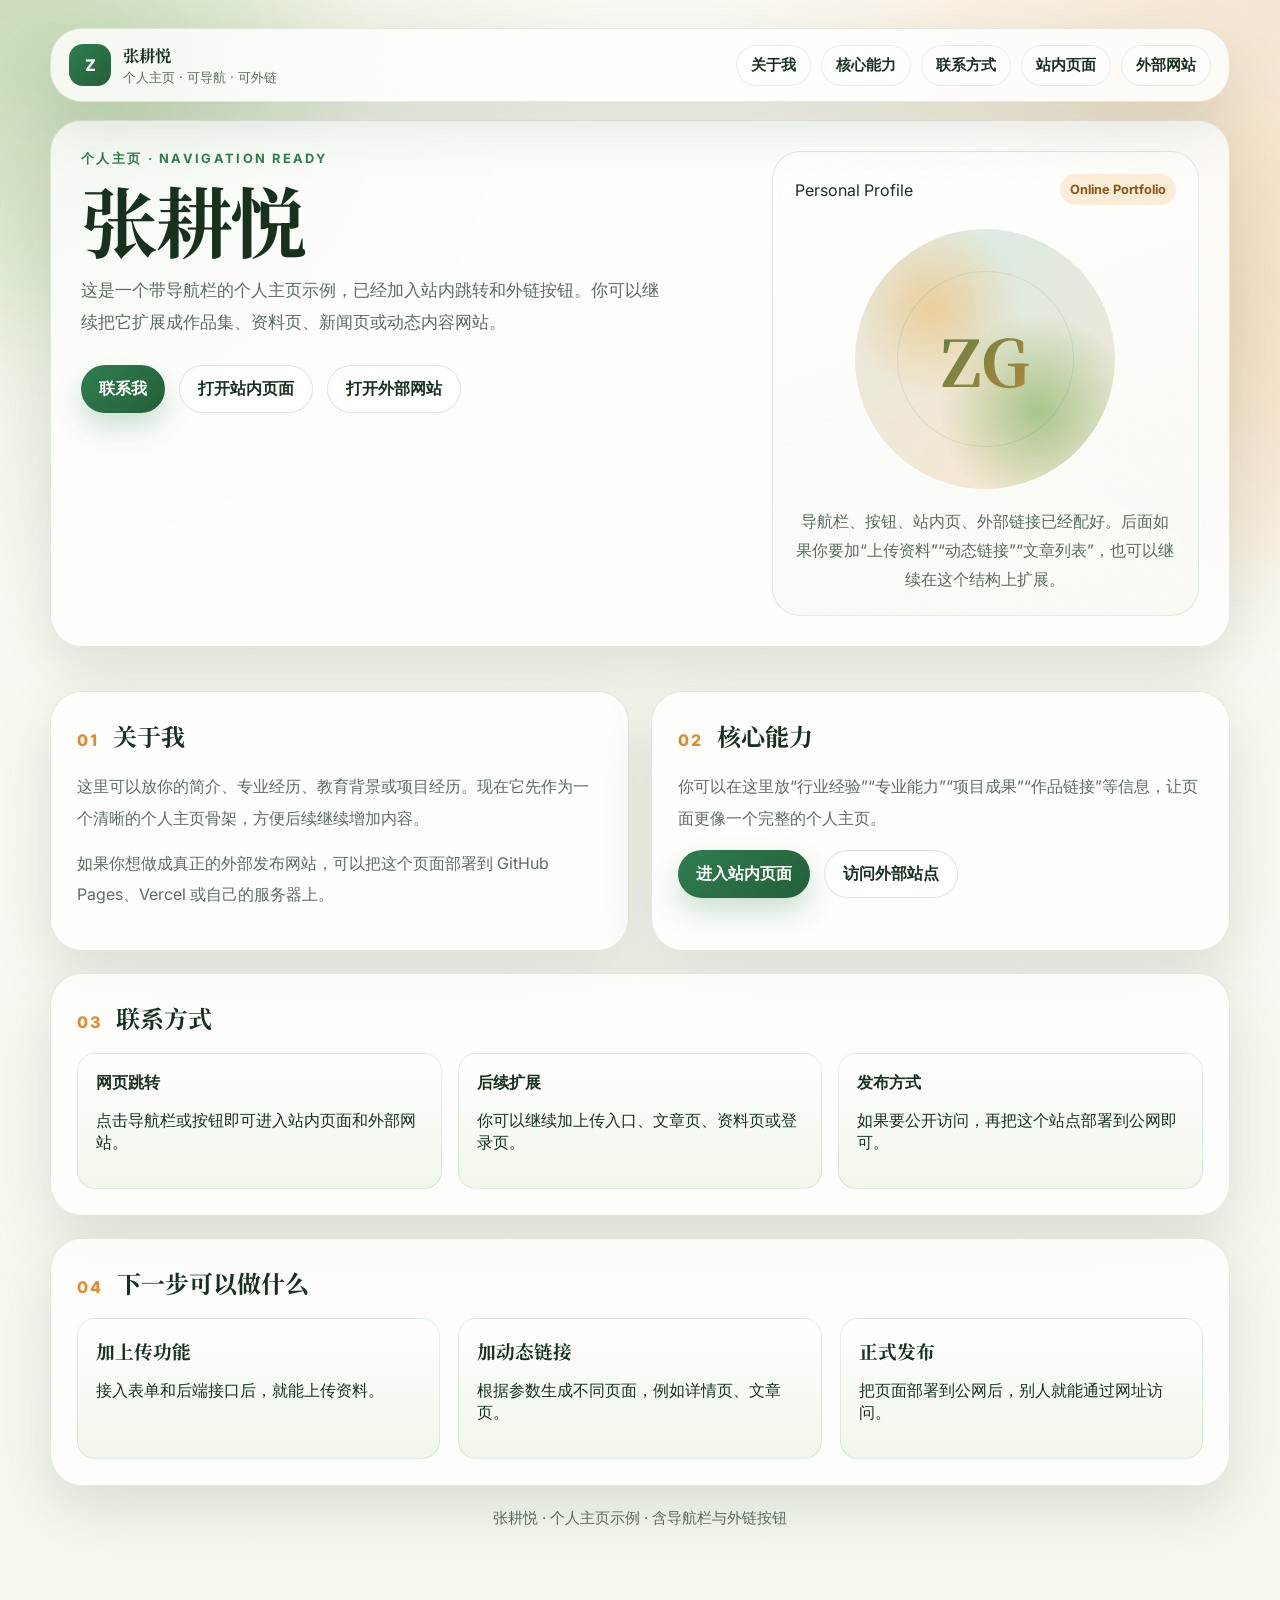
<file: index.html>
<!DOCTYPE html>
<html lang="zh-CN">
<head>
  <meta charset="UTF-8" />
  <meta name="viewport" content="width=device-width, initial-scale=1.0" />
  <title>张耕悦 | 个人主页</title>
  <meta name="description" content="张耕悦的个人主页，包含导航栏、外链按钮、个人简介与联系方式。" />
  <link rel="preconnect" href="https://fonts.googleapis.com">
  <link rel="preconnect" href="https://fonts.gstatic.com" crossorigin>
  <link href="https://fonts.googleapis.com/css2?family=Noto+Serif+SC:wght@600;700;800&family=Inter:wght@400;500;600;700;800&display=swap" rel="stylesheet">
  <style>
    :root {
      --bg: #f7f4eb;
      --card: rgba(255, 255, 255, 0.8);
      --border: rgba(72, 103, 52, 0.14);
      --text: #18311f;
      --muted: #5b6d5f;
      --green: #2f7d4f;
      --orange: #e38a2f;
      --shadow: 0 22px 60px rgba(44, 68, 40, 0.14);
      --radius-xl: 32px;
      --radius-lg: 24px;
      --radius-md: 18px;
    }
    * { box-sizing: border-box; }
    html { scroll-behavior: smooth; }
    body {
      margin: 0;
      font-family: "Inter", "Noto Sans SC", system-ui, sans-serif;
      color: var(--text);
      background:
        radial-gradient(circle at top left, rgba(111, 168, 78, 0.18), transparent 30%),
        radial-gradient(circle at top right, rgba(227, 138, 47, 0.18), transparent 28%),
        linear-gradient(180deg, #fbfaf4 0%, #f5f8ef 100%);
      min-height: 100vh;
      overflow-x: hidden;
      -webkit-font-smoothing: antialiased;
      text-rendering: optimizeLegibility;
    }
    .bg-orb {
      position: fixed;
      width: 40vw;
      height: 40vw;
      min-width: 320px;
      min-height: 320px;
      border-radius: 50%;
      filter: blur(42px);
      opacity: 0.45;
      pointer-events: none;
    }
    .bg-orb-left { top: -14vw; left: -16vw; background: radial-gradient(circle, rgba(111,168,78,.55), rgba(111,168,78,0)); }
    .bg-orb-right { top: 10vh; right: -14vw; background: radial-gradient(circle, rgba(227,138,47,.45), rgba(227,138,47,0)); }
    .noise {
      position: fixed;
      inset: 0;
      pointer-events: none;
      opacity: 0.05;
      background-image:
        linear-gradient(rgba(24,49,31,.08) 1px, transparent 1px),
        linear-gradient(90deg, rgba(24,49,31,.08) 1px, transparent 1px);
      background-size: 28px 28px;
      mix-blend-mode: multiply;
    }
    .page-shell {
      width: min(1180px, calc(100vw - 32px));
      margin: 0 auto;
      padding: 28px 0 56px;
      position: relative;
      z-index: 1;
    }
    .card {
      background: var(--card);
      border: 1px solid var(--border);
      box-shadow: var(--shadow);
      backdrop-filter: blur(18px);
      border-radius: var(--radius-xl);
    }
    .topbar {
      position: sticky;
      top: 16px;
      z-index: 5;
      display: flex;
      justify-content: space-between;
      align-items: center;
      gap: 18px;
      padding: 14px 18px;
      margin-bottom: 18px;
    }
    .brand {
      display: flex;
      align-items: center;
      gap: 12px;
      text-decoration: none;
      color: inherit;
    }
    .brand-mark {
      width: 42px;
      height: 42px;
      border-radius: 14px;
      display: grid;
      place-items: center;
      color: #fff;
      font-weight: 800;
      background: linear-gradient(135deg, var(--green), #245f3a);
    }
    .brand-text strong {
      display: block;
      font-family: "Noto Serif SC", serif;
      font-size: 1.02rem;
    }
    .brand-text span {
      display: block;
      color: var(--muted);
      font-size: 0.84rem;
      margin-top: 2px;
    }
    .nav {
      display: flex;
      flex-wrap: wrap;
      gap: 10px;
      justify-content: flex-end;
    }
    .nav a {
      text-decoration: none;
      color: var(--text);
      font-weight: 700;
      font-size: 0.92rem;
      padding: 10px 14px;
      border-radius: 999px;
      background: rgba(255,255,255,.6);
      border: 1px solid rgba(47,125,79,.12);
    }
    .nav a:hover { transform: translateY(-1px); }
    .hero {
      display: grid;
      grid-template-columns: 1.4fr 0.9fr;
      gap: 26px;
      padding: 30px;
      align-items: stretch;
    }
    .eyebrow {
      margin: 0 0 14px;
      letter-spacing: .18em;
      text-transform: uppercase;
      color: var(--green);
      font-size: .8rem;
      font-weight: 700;
    }
    h1, h2, h3 { font-family: "Noto Serif SC", "Songti SC", serif; margin: 0; }
    h1 { font-size: clamp(3rem, 6vw, 5.4rem); line-height: .98; letter-spacing: -.03em; }
    .subtitle { max-width: 54ch; color: var(--muted); font-size: 1.05rem; line-height: 1.9; margin: 18px 0 0; }
    .hero-actions {
      display: flex;
      flex-wrap: wrap;
      gap: 14px;
      margin-top: 26px;
    }
    .button {
      display: inline-flex;
      align-items: center;
      justify-content: center;
      min-height: 48px;
      padding: 0 18px;
      border-radius: 999px;
      text-decoration: none;
      font-weight: 700;
      transition: transform 180ms ease, box-shadow 180ms ease;
    }
    .button:hover { transform: translateY(-2px); }
    .button.primary {
      color: #fff;
      background: linear-gradient(135deg, var(--green), #245f3a);
      box-shadow: 0 14px 28px rgba(47,125,79,.24);
    }
    .button.secondary {
      color: var(--text);
      background: rgba(255,255,255,.76);
      border: 1px solid rgba(47,125,79,.18);
    }
    .hero-panel {
      border-radius: 28px;
      padding: 22px;
      background: linear-gradient(160deg, rgba(255,255,255,.95), rgba(245,248,239,.7));
      border: 1px solid rgba(47,125,79,.14);
      display: flex;
      flex-direction: column;
      justify-content: space-between;
    }
    .panel-top {
      display: flex;
      justify-content: space-between;
      gap: 12px;
      align-items: center;
      flex-wrap: wrap;
    }
    .panel-badge {
      font-size: .8rem;
      font-weight: 700;
      color: #8b5619;
      background: rgba(243,179,90,.22);
      padding: 8px 10px;
      border-radius: 999px;
    }
    .portrait {
      width: min(100%, 260px);
      aspect-ratio: 1;
      margin: 24px auto 18px;
      display: grid;
      place-items: center;
      position: relative;
    }
    .portrait::before {
      content: "";
      position: absolute;
      inset: 0;
      border-radius: 50%;
      background:
        radial-gradient(circle at 30% 30%, rgba(243,179,90,.5), transparent 35%),
        radial-gradient(circle at 70% 70%, rgba(111,168,78,.55), transparent 38%),
        conic-gradient(from 0deg, rgba(47,125,79,.15), rgba(227,138,47,.18), rgba(47,125,79,.15));
    }
    .portrait-core {
      position: absolute;
      inset: 16%;
      border-radius: 50%;
      background: linear-gradient(180deg, #fffdf8, #edf5e7);
      display: grid;
      place-items: center;
      box-shadow: inset 0 0 0 1px rgba(47,125,79,.12);
      font-family: "Noto Serif SC", serif;
      font-size: clamp(2.4rem, 5vw, 4rem);
      font-weight: 800;
      background: linear-gradient(135deg, var(--green), var(--orange));
      -webkit-background-clip: text;
      color: transparent;
    }
    .panel-note { margin: 0; line-height: 1.8; color: var(--muted); text-align: center; }
    .section {
      margin-top: 22px;
      padding: 26px;
    }
    .section-head {
      display: flex;
      align-items: baseline;
      gap: 14px;
      margin-bottom: 18px;
    }
    .section-index {
      color: var(--orange);
      font-weight: 800;
      letter-spacing: .14em;
    }
    .content-grid {
      display: grid;
      grid-template-columns: repeat(12, minmax(0, 1fr));
      gap: 22px;
      margin-top: 22px;
    }
    .story { grid-column: span 6; padding: 26px; }
    .wide { grid-column: span 12; }
    .story p, .timeline p, .contact-card p {
      margin: 0 0 14px;
      color: var(--muted);
      line-height: 1.95;
      font-size: 1rem;
    }
    .timeline-grid {
      display: grid;
      grid-template-columns: repeat(3, minmax(0, 1fr));
      gap: 18px;
    }
    .timeline-grid div, .contact-item {
      padding: 18px;
      border-radius: var(--radius-md);
      background: linear-gradient(180deg, rgba(255,255,255,.95), rgba(236,243,226,.72));
      border: 1px solid rgba(47,125,79,.12);
    }
    .links-row {
      display: flex;
      flex-wrap: wrap;
      gap: 14px;
      margin-top: 16px;
    }
    .contact-grid {
      display: grid;
      grid-template-columns: repeat(3, minmax(0, 1fr));
      gap: 16px;
      margin-top: 14px;
    }
    .contact-item strong { display: block; margin-bottom: 8px; }
    .footer {
      margin-top: 22px;
      text-align: center;
      color: var(--muted);
      font-size: .95rem;
    }
    @media (max-width: 960px) {
      .topbar, .hero { grid-template-columns: 1fr; display: grid; }
      .story { grid-column: span 12; }
      .timeline-grid, .contact-grid { grid-template-columns: 1fr; }
      .nav { justify-content: flex-start; }
    }
    @media (max-width: 640px) {
      .page-shell { width: min(100vw - 20px, 1180px); padding: 18px 0 40px; }
      .hero, .story, .section { padding: 20px; border-radius: 24px; }
      .hero-actions, .links-row { flex-direction: column; }
    }
  </style>
</head>
<body>
  <div class="bg-orb bg-orb-left"></div>
  <div class="bg-orb bg-orb-right"></div>
  <div class="noise"></div>

  <main class="page-shell">
    <header class="topbar card">
      <a class="brand" href="#home">
        <div class="brand-mark">Z</div>
        <div class="brand-text">
          <strong>张耕悦</strong>
          <span>个人主页 · 可导航 · 可外链</span>
        </div>
      </a>
      <nav class="nav" aria-label="主导航">
        <a href="#about">关于我</a>
        <a href="#skills">核心能力</a>
        <a href="#contact">联系方式</a>
        <a href="about.html">站内页面</a>
        <a href="https://www.example.com" target="_blank" rel="noopener noreferrer">外部网站</a>
      </nav>
    </header>

    <section class="hero card" id="home">
      <div>
        <p class="eyebrow">个人主页 · Navigation Ready</p>
        <h1>张耕悦</h1>
        <p class="subtitle">
          这是一个带导航栏的个人主页示例，已经加入站内跳转和外链按钮。你可以继续把它扩展成作品集、资料页、新闻页或动态内容网站。
        </p>

        <div class="hero-actions">
          <a class="button primary" href="#contact">联系我</a>
          <a class="button secondary" href="about.html">打开站内页面</a>
          <a class="button secondary" href="https://www.example.com" target="_blank" rel="noopener noreferrer">打开外部网站</a>
        </div>
      </div>

      <aside class="hero-panel">
        <div class="panel-top">
          <span>Personal Profile</span>
          <span class="panel-badge">Online Portfolio</span>
        </div>
        <div class="portrait">
          <div class="portrait-core">ZG</div>
        </div>
        <p class="panel-note">
          导航栏、按钮、站内页、外部链接已经配好。后面如果你要加“上传资料”“动态链接”“文章列表”，也可以继续在这个结构上扩展。
        </p>
      </aside>
    </section>

    <section class="content-grid">
      <article class="card story section" id="about">
        <div class="section-head">
          <span class="section-index">01</span>
          <h2>关于我</h2>
        </div>
        <p>这里可以放你的简介、专业经历、教育背景或项目经历。现在它先作为一个清晰的个人主页骨架，方便后续继续增加内容。</p>
        <p>如果你想做成真正的外部发布网站，可以把这个页面部署到 GitHub Pages、Vercel 或自己的服务器上。</p>
      </article>

      <article class="card story section" id="skills">
        <div class="section-head">
          <span class="section-index">02</span>
          <h2>核心能力</h2>
        </div>
        <p>你可以在这里放“行业经验”“专业能力”“项目成果”“作品链接”等信息，让页面更像一个完整的个人主页。</p>
        <div class="links-row">
          <a class="button primary" href="about.html">进入站内页面</a>
          <a class="button secondary" href="https://www.example.com" target="_blank" rel="noopener noreferrer">访问外部站点</a>
        </div>
      </article>
    </section>

    <section class="card section wide" id="contact">
      <div class="section-head">
        <span class="section-index">03</span>
        <h2>联系方式</h2>
      </div>
      <div class="contact-grid">
        <div class="contact-item">
          <strong>网页跳转</strong>
          <p>点击导航栏或按钮即可进入站内页面和外部网站。</p>
        </div>
        <div class="contact-item">
          <strong>后续扩展</strong>
          <p>你可以继续加上传入口、文章页、资料页或登录页。</p>
        </div>
        <div class="contact-item">
          <strong>发布方式</strong>
          <p>如果要公开访问，再把这个站点部署到公网即可。</p>
        </div>
      </div>
    </section>

    <section class="card section wide">
      <div class="section-head">
        <span class="section-index">04</span>
        <h2>下一步可以做什么</h2>
      </div>
      <div class="timeline-grid">
        <div>
          <h3>加上传功能</h3>
          <p>接入表单和后端接口后，就能上传资料。</p>
        </div>
        <div>
          <h3>加动态链接</h3>
          <p>根据参数生成不同页面，例如详情页、文章页。</p>
        </div>
        <div>
          <h3>正式发布</h3>
          <p>把页面部署到公网后，别人就能通过网址访问。</p>
        </div>
      </div>
    </section>

    <p class="footer">张耕悦 · 个人主页示例 · 含导航栏与外链按钮</p>
  </main>
</body>
</html>
</file>
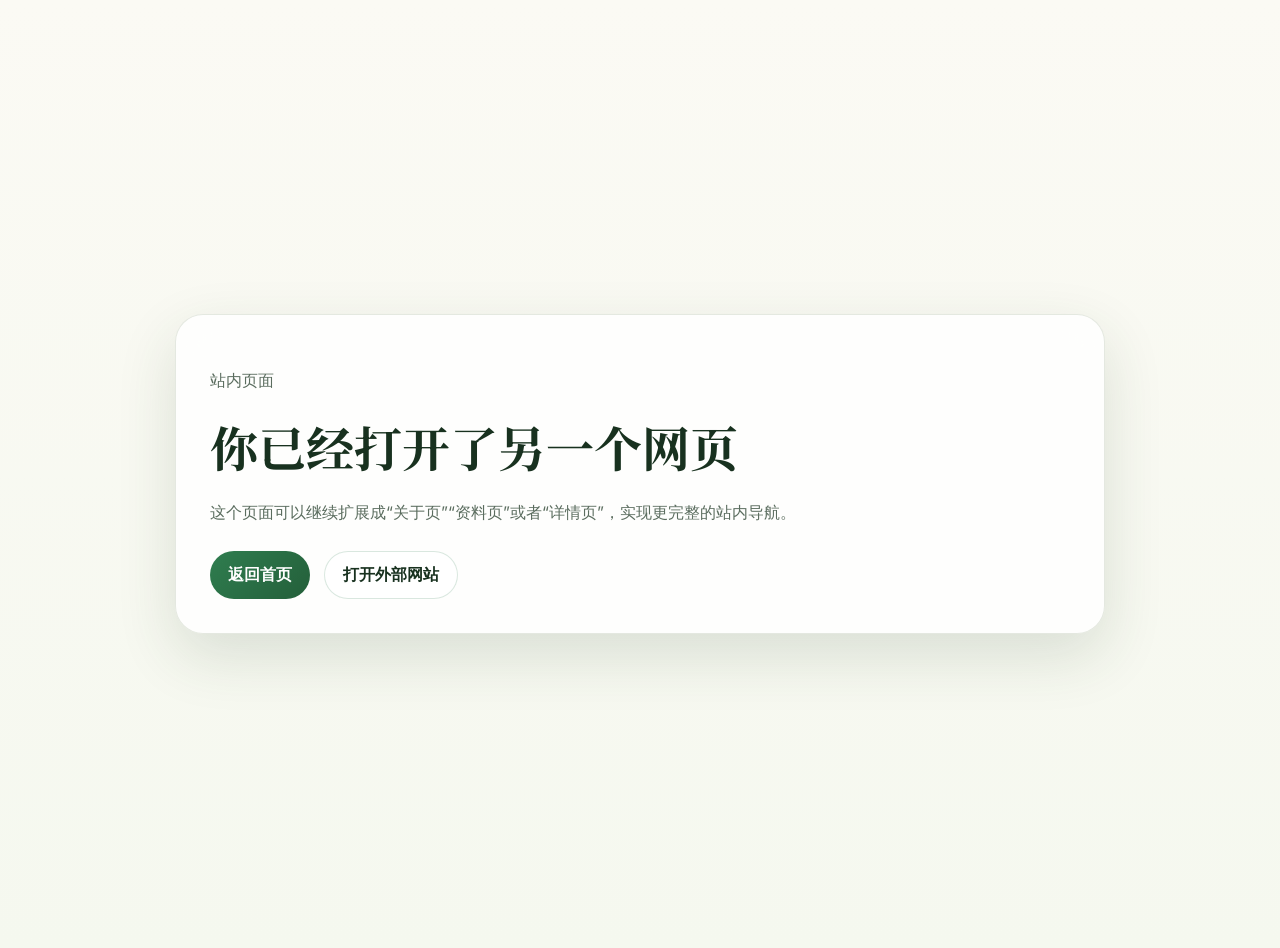
<file: about.html>
<!DOCTYPE html>
<html lang="zh-CN">
<head>
  <meta charset="UTF-8" />
  <meta name="viewport" content="width=device-width, initial-scale=1.0" />
  <title>张耕悦 | 站内页面</title>
  <meta name="description" content="张耕悦的站内跳转示例页面。">
  <link rel="preconnect" href="https://fonts.googleapis.com">
  <link rel="preconnect" href="https://fonts.gstatic.com" crossorigin>
  <link href="https://fonts.googleapis.com/css2?family=Noto+Serif+SC:wght@600;700;800&family=Inter:wght@400;500;600;700;800&display=swap" rel="stylesheet">
  <style>
    body {
      margin: 0;
      font-family: "Inter", "Noto Sans SC", system-ui, sans-serif;
      background: linear-gradient(180deg, #fbfaf4 0%, #f5f8ef 100%);
      color: #18311f;
      min-height: 100vh;
      display: grid;
      place-items: center;
      padding: 24px;
    }
    .card {
      width: min(860px, 100%);
      background: rgba(255,255,255,.82);
      border: 1px solid rgba(72,103,52,.14);
      box-shadow: 0 22px 60px rgba(44,68,40,.14);
      border-radius: 28px;
      padding: 34px;
      backdrop-filter: blur(18px);
    }
    h1 {
      font-family: "Noto Serif SC", serif;
      margin: 12px 0 14px;
      font-size: clamp(2rem, 4vw, 3rem);
    }
    p {
      color: #5b6d5f;
      line-height: 1.9;
    }
    .actions {
      display: flex;
      flex-wrap: wrap;
      gap: 14px;
      margin-top: 24px;
    }
    a {
      text-decoration: none;
      font-weight: 700;
      border-radius: 999px;
      padding: 12px 18px;
      display: inline-flex;
      align-items: center;
      justify-content: center;
    }
    .primary {
      color: #fff;
      background: linear-gradient(135deg, #2f7d4f, #245f3a);
    }
    .secondary {
      color: #18311f;
      background: rgba(255,255,255,.78);
      border: 1px solid rgba(47,125,79,.18);
    }
  </style>
</head>
<body>
  <main class="card">
    <p>站内页面</p>
    <h1>你已经打开了另一个网页</h1>
    <p>这个页面可以继续扩展成“关于页”“资料页”或者“详情页”，实现更完整的站内导航。</p>
    <div class="actions">
      <a class="primary" href="index.html">返回首页</a>
      <a class="secondary" href="https://www.example.com" target="_blank" rel="noopener noreferrer">打开外部网站</a>
    </div>
  </main>
</body>
</html>
</file>
